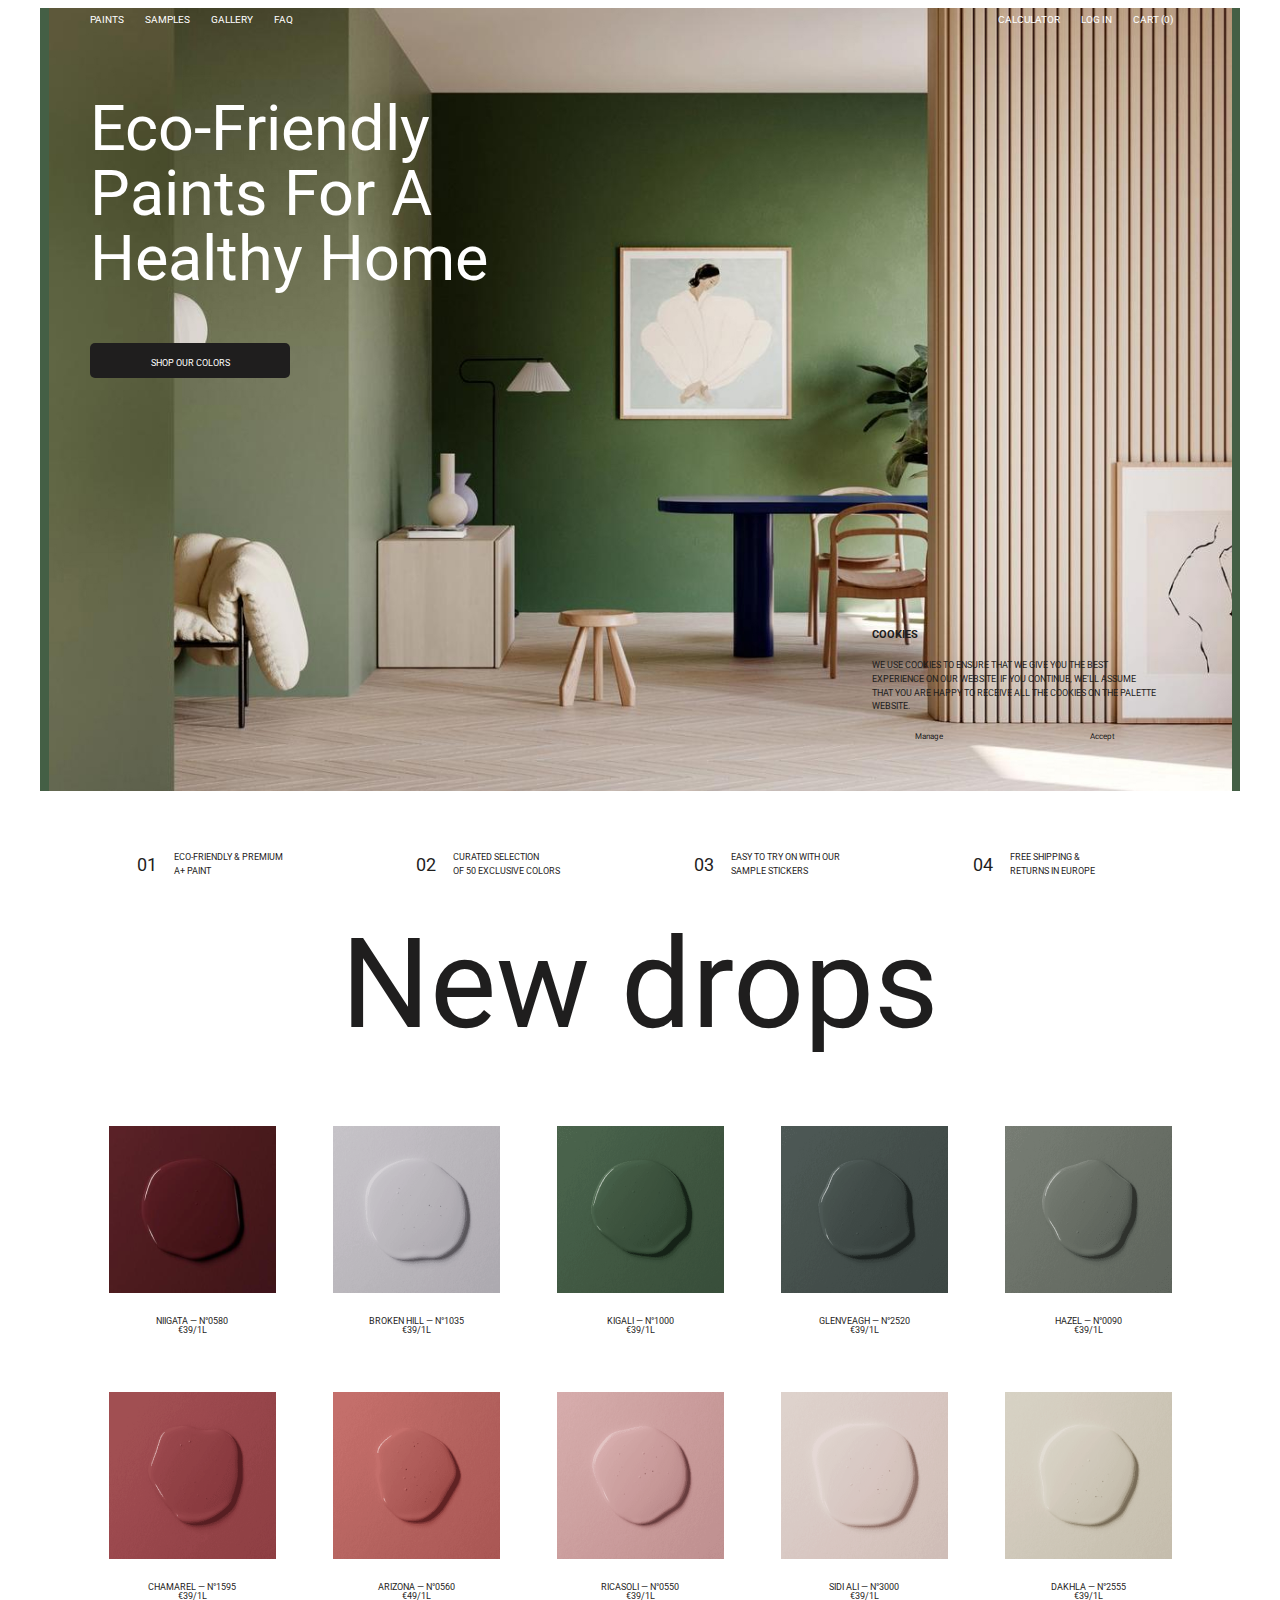
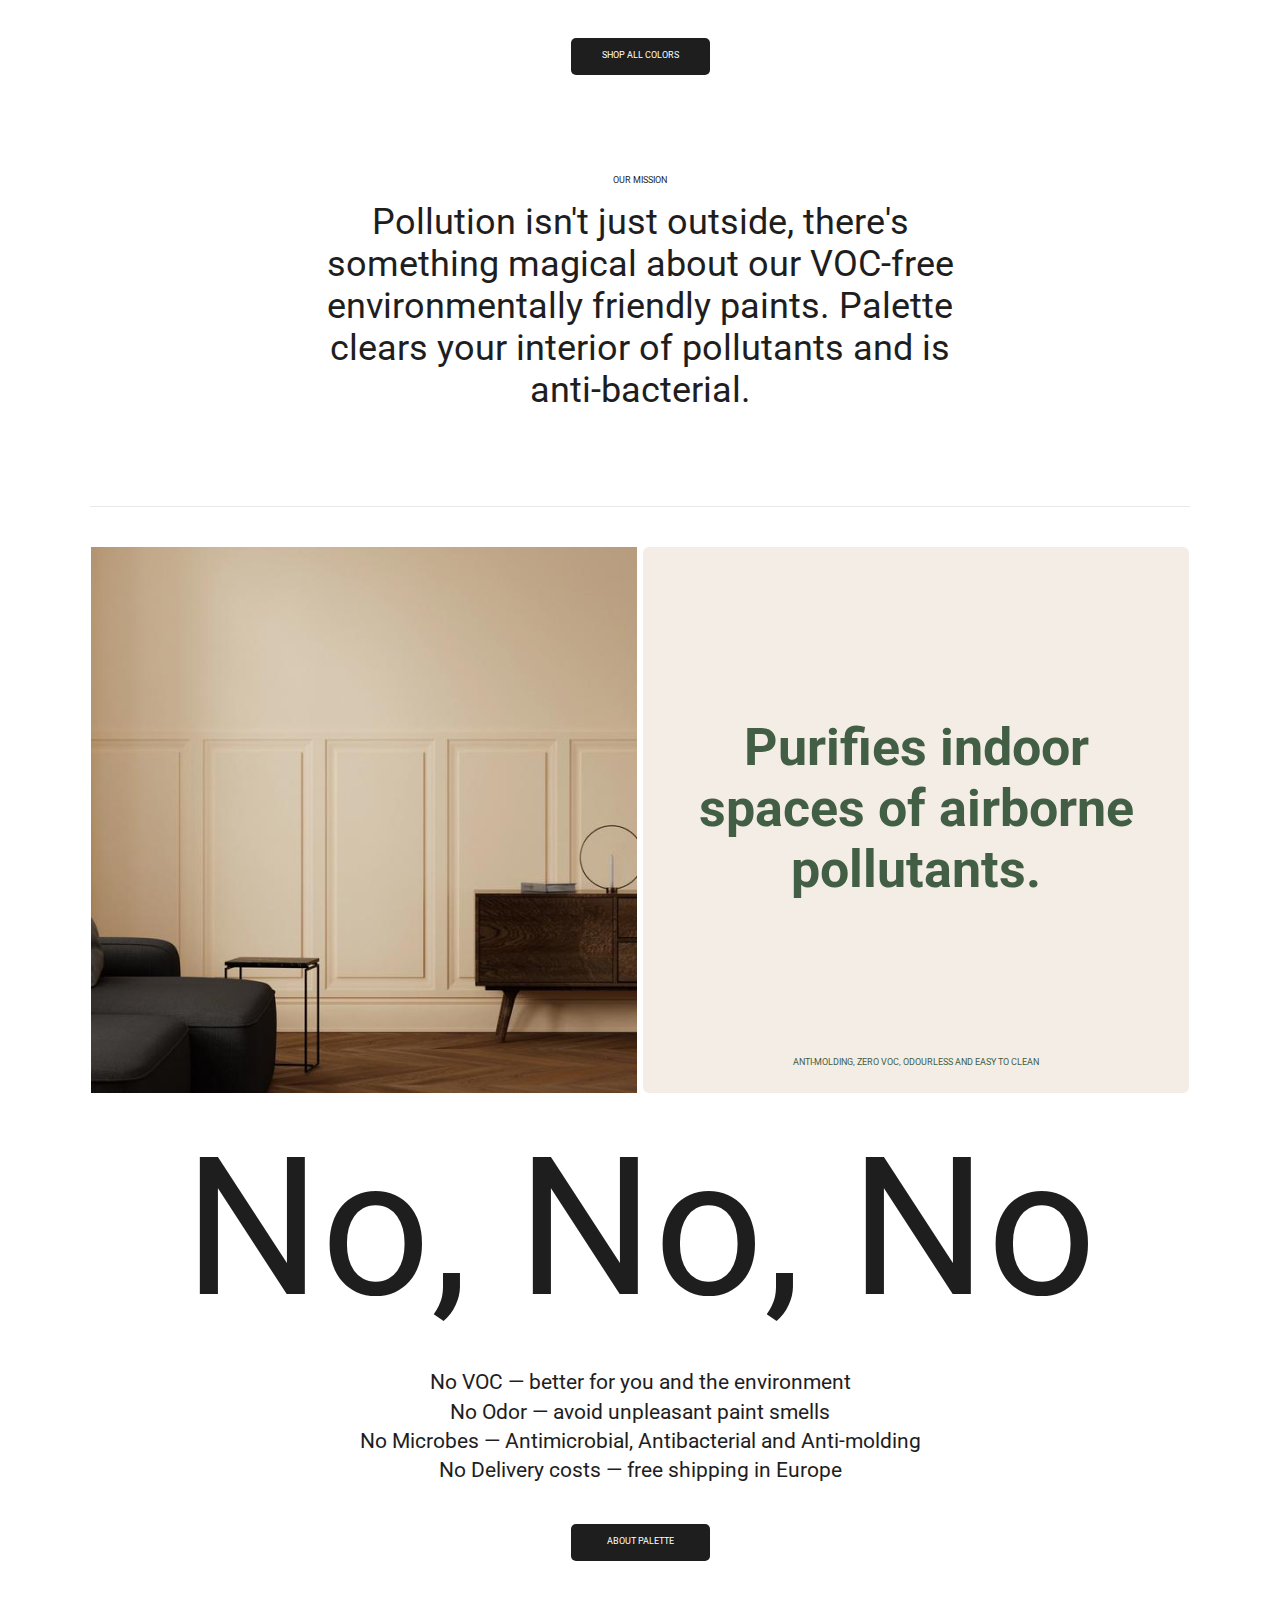
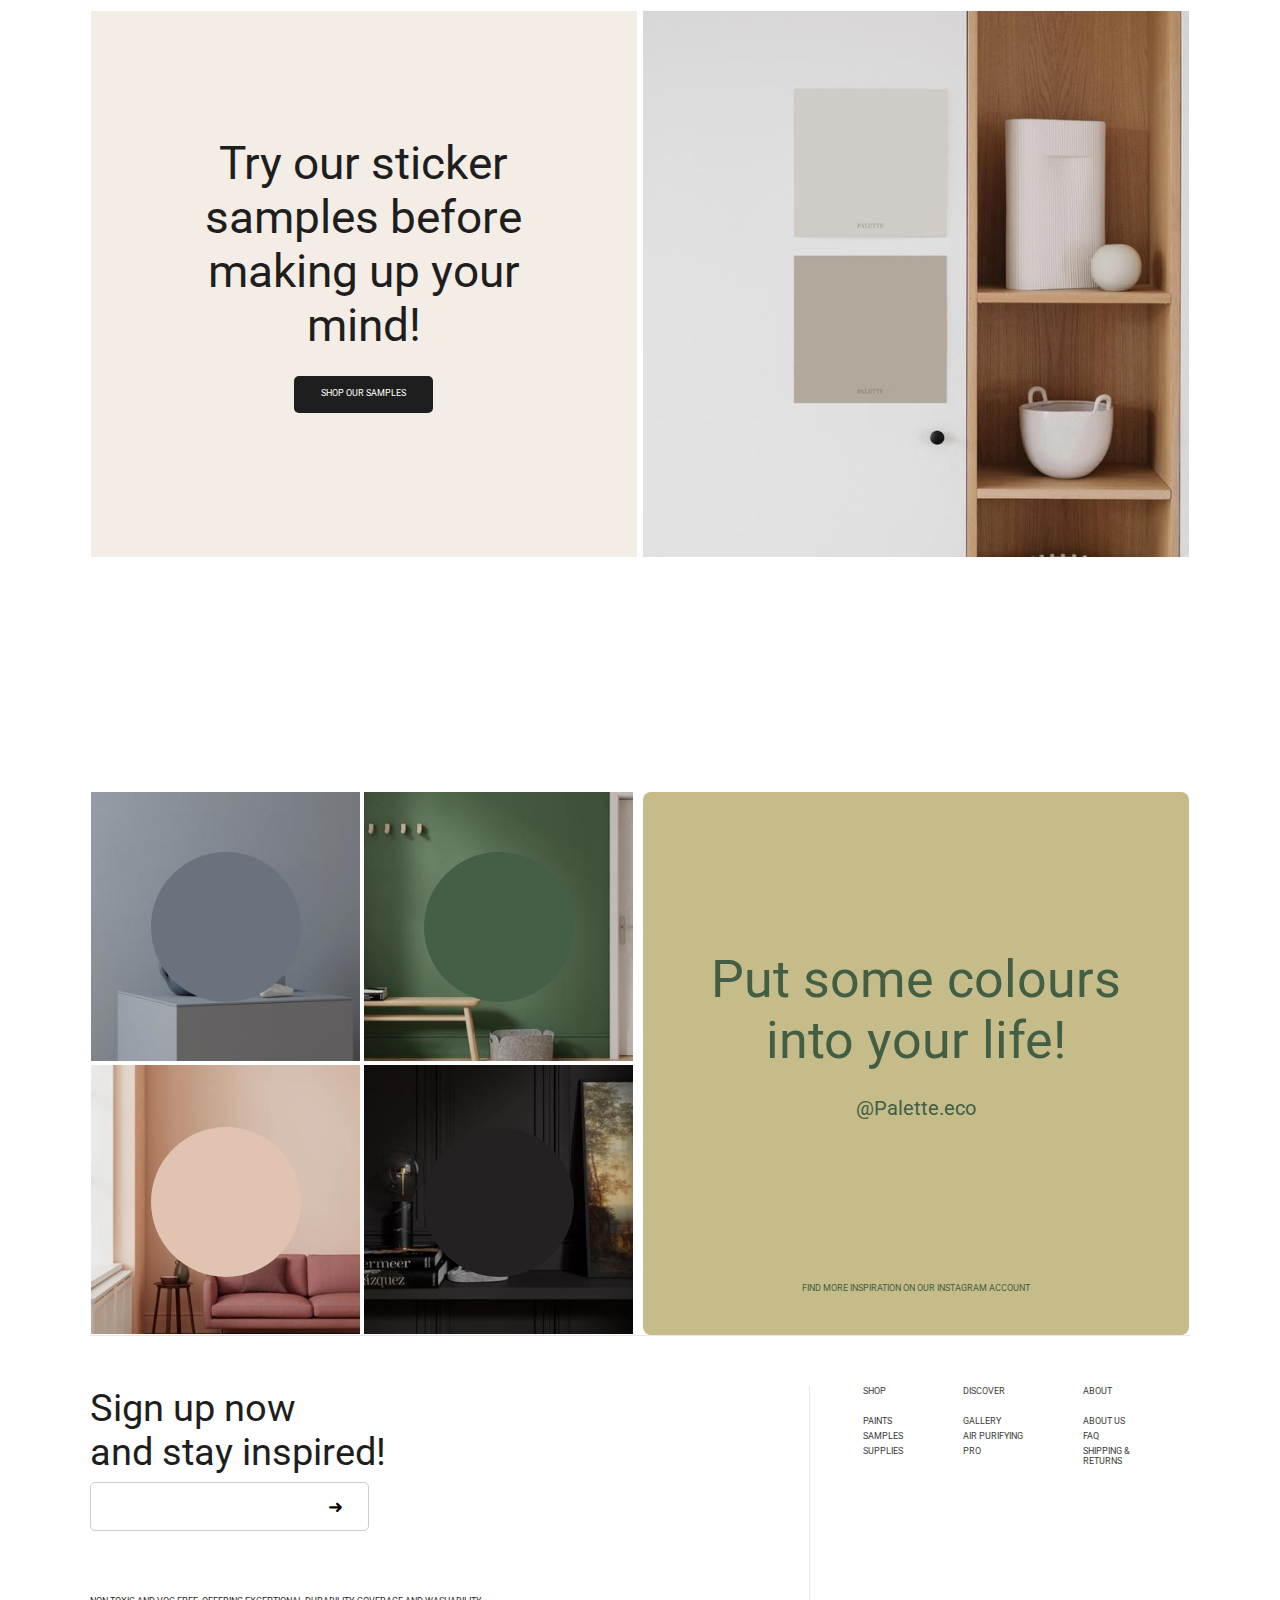
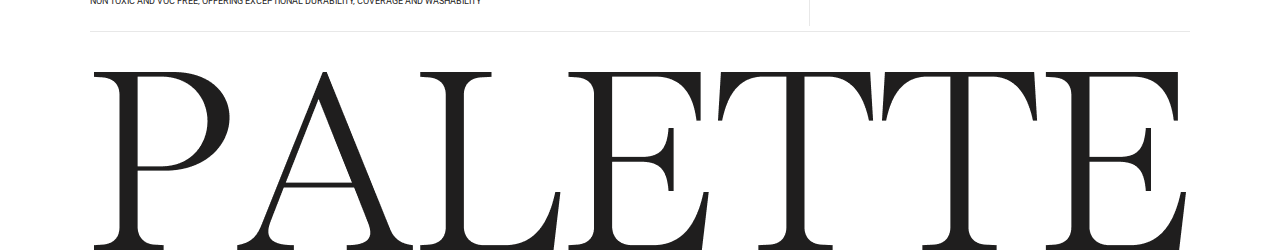
<file: index.html>
<!DOCTYPE html>
<html lang="en">
<head>
    <meta charset="UTF-8">
    <meta name="viewport" content="width=device-width, initial-scale=1.0">
    <link href="css/healtheHome.css" type="text/css" rel="stylesheet">
    <title>HealthyHome</title>
    <link rel="preconnect" href="https://fonts.googleapis.com">
    <link rel="preconnect" href="https://fonts.gstatic.com" crossorigin>
    <link href="https://fonts.googleapis.com/css2?family=Roboto:ital,wght@0,100;0,300;0,400;0,500;0,700;0,900;1,100;1,300;1,400;1,500;1,700;1,900&display=swap" rel="stylesheet">

</head>
<body>
    <main>
        <div class="container">
            <header>
                <div class="nav">
                    <a href="#">PAINTS</a>
                    <a href="#">SAMPLES</a>
                    <a href="#">GALLERY</a>
                    <a href="#">FAQ</a>
                </div>

                <div class="nav">
                    <a href="#">CALCULATOR</a>
                    <a href="#">LOG IN</a>
                    <a href="#">CART (0)</a>
                </div>
            </header>

            <div class="nav-text">
                <div class="nav-text-internal">
                    <h1>Eco-Friendly <br> Paints For A <br> Healthy Home</h1>
                    <a href="#">SHOP OUR COLORS</a>
                </div>
            </div>

            <div class="cookie-external">
                <div class="cookie">
                    <h2>COOKIES</h2>
                    <p>WE USE COOKIES TO ENSURE THAT WE GIVE YOU THE BEST EXPERIENCE ON OUR WEBSITE. IF YOU CONTINUE, WE’LL ASSUME THAT YOU ARE HAPPY TO RECEIVE ALL THE COOKIES ON THE PALETTE WEBSITE.</p>

                    <div class="cookie-links">
                        <a href="#">Manage</a>
                        <a href="#">Accept</a>
                    </div>
                </div>
            </div>
        </div>
    </main>
   
    <section class="catalog">
        <div class="container">
            <div class="catalog-start">
                <div class="catalog-start-item">
                    <span>01</span>
                    <p class="advantages-title">ECO-FRIENDLY & PREMIUM <br> A+ PAINT</p>
                </div>
                <div class="catalog-start-item">
                    <span>02</span>
                    <p class="advantages-title">CURATED SELECTION <br> OF 50 EXCLUSIVE COLORS</p>
                </div>
                <div class="catalog-start-item">
                    <span>03</span>
                    <p class="advantages-title">EASY TO TRY ON WITH OUR <br> SAMPLE STICKERS</p>
                </div>
                <div class="catalog-start-item">
                    <span>04</span>
                    <p class="advantages-title">FREE SHIPPING & <br> RETURNS IN EUROPE</p>
                </div>
            </div>
            <h2 class="catalog-title" >New drops</h2>
            <div class="catalog-inner">
                <div class="catalog-item">
                    <img src="images/drop1.png" alt="drop1">
                    <p>NIIGATA — N°0580 <br>€39/1L</p>
                </div>
                <div class="catalog-item">
                    <img src="images/drop2.png" alt="drop2">
                    <p>BROKEN HILL — N°1035 <br>€39/1L</p>
                </div>
                <div class="catalog-item">
                    <img src="images/drop3.png" alt="drop3">
                    <p>KIGALI — N°1000 <br>€39/1L</p>
                </div>
                <div class="catalog-item">
                    <img src="images/drop4.png" alt="drop4">
                    <p>GLENVEAGH — N°2520 <br>€39/1L</p>
                </div>
                <div class="catalog-item">
                    <img src="images/drop5.png" alt="drop5">
                    <p>HAZEL — N°0090 <br>€39/1L</p>
                </div>
                <div class="catalog-item">
                    <img src="images/drop6.png" alt="drop6">
                    <p>CHAMAREL — N°1595 <br>€39/1L</p>
                </div>
                <div class="catalog-item">
                    <img src="images/drop7.png" alt="drop7">
                    <p>ARIZONA — N°0560 <br>€49/1L</p>
                </div>
                <div class="catalog-item">
                    <img src="images/drop8.png" alt="drop8">
                    <p>RICASOLI — N°0550 <br>€39/1L</p>
                </div>
                <div class="catalog-item">
                    <img src="images/drop9.png" alt="drop9">
                    <p>SIDI ALI — N°3000 <br>€39/1L</p>
                </div>
                <div class="catalog-item">
                    <img src="images/drop10.png" alt="drop10">
                    <p>DAKHLA — N°2555 <br>€39/1L</p>
                </div>
            </div>
            <a class="catalog-button" href="#">SHOP ALL COLORS</a>
        </div>
    </section>
    <div class="container">
        <div class="content-external">
            <div class="content">
                <p>OUR MISSION</p>
                <h3>Pollution isn't just outside, there's something magical about our VOC-free environmentally friendly paints. Palette clears your interior of pollutants and is anti-bacterial.</h3>
            </div>
       </div>
       <div class="line"></div>
        <div class="contant-imgs">
            <img src="images/content.png" alt="content">
            <div class="content-text">
                <h4>Purifies indoor spaces of airborne pollutants.</h4>
                <p>ANTI-MOLDING, ZERO VOC, ODOURLESS AND EASY TO CLEAN</p>
            </div>
        </div>
    </div>

    <div class="post-external">
        <div class="container">
            <div class="post">
                <h5>No, No, No</h5>
                <p>No VOC — better for you and the environment <br> No Odor — avoid unpleasant paint smells <br>No Microbes — Antimicrobial, Antibacterial and Anti-molding <br>No Delivery costs — free shipping in Europe</p>
                <a class="post-button" href="#">ABOUT PALETTE</a>
            </div>

            <div class="post-imgs1">
                <div class="post-title">
                    <p>Try our sticker samples before making up your mind!</p>
                    <a class="post-imgs-button" href="#">SHOP OUR SAMPLES</a>
                </div>
                <img src="images/post.png" alt="post">
            </div>
            <div class="post-imgs2">
                <div class="post-paletteL1-external">
                    <div class="post-paletteL1">
                        <div class="circle1"></div>
                        <img src="images/palette1.png" alt="palette1">
                        <div class="circle2"></div>
                        <img src="images/palette2.png" alt="palette2">
                    </div>
                    <div class="post-paletteL2">
                        <div class="circle3"></div>
                        <img src="images/palette3.png" alt="palette3">
                        <div class="circle4"></div>
                        <img src="images/palette4.png" alt="palette4">
                    </div>
                </div>
                <div class="post-paletteR">
                    <p class="post-palette-title">Put some colours into your life!</p>
                    <p class="post-palette-link">@Palette.eco</p>
                    <p class="post-palette-linkT">FIND MORE INSPIRATION ON OUR INSTAGRAM ACCOUNT</p>
                </div>
            </div>
            <div class="line"></div>
        </div>
    </div>

    <div class="footer-external">
        <div class="footer">
            <div class="footer-content">
                <div class="footer-registration">
                    <p>Sign up now  <br>and stay inspired!</p>
                    <div class="form">
                        <input type="text" class="input">
                        <button type="submit" class="submit-button">➜</button>
                    </div>
                    <div class="footer-column-bottom">NON TOXIC AND VOC FREE, OFFERING EXCEPTIONAL DURABILITY, COVERAGE AND WASHABILITY</div>
                </div>
                <div class="line2"></div>
                <div class="footer-column">
                    <div class="footer-item"> 
                        <a class="footer-nav" href="#">SHOP</a>
                        <a class="footer-nav-link" href="#">PAINTS</a>
                        <a class="footer-nav-link" href="#">SAMPLES</a>
                        <a class="footer-nav-link" href="#">SUPPLIES</a>
                    </div>
                    <div class="footer-item"> 
                        <a class="footer-nav" href="#">DISCOVER</a>
                        <a class="footer-nav-link" href="#">GALLERY</a>
                        <a class="footer-nav-link" href="#">AIR PURIFYING</a>
                        <a class="footer-nav-link" href="#">PRO</a>
                    </div>
                    <div class="footer-item"> 
                        <a class="footer-nav" href="#">ABOUT</a>
                        <a class="footer-nav-link" href="#">ABOUT US</a>
                        <a class="footer-nav-link" href="#">FAQ</a>
                        <a class="footer-nav-link" href="#">SHIPPING & <br>RETURNS</a>
                    </div>
                </div>
            </div>
            <div class="bottom">
                <div class="line"></div>
                <div class="footer-bottom">
                    <img src="images/Vector1.png" alt="Vector1">
                    <img src="images/Vector2.png" alt="Vector2">
                    <img src="images/Vector3.png" alt="Vector3">
                    <img src="images/Vector4.png" alt="Vector4">
                    <img src="images/Vector5-6.png" alt="Vector5-6">
                    <img src="images/Vector5-6.png" alt="Vector5-6">
                    <img src="images/Vector7.png" alt="Vector7">
                </div>
            </div>
        </div>
    </div>
</body>
</html>
</file>
<file: css/healtheHome.css>
* {
    margin: 0;
    padding: 0;
} 

.body, html{
    width: 100%;
    color: #1F1E1E;
    font-family: "Roboto";
    font-weight: normal;
}   

main {
    margin: 8px auto;
    background-image: url(../images/img-bg.jpg);
    background-size: cover; 
    background-position: center;
    background-size: contain;
    background-repeat: no-repeat;
    background-color: #445F45;
    width: 97vw;
    max-width: 1200px;
    height: 783px;
}

.container, .footer {
    margin: 0 auto;
    width: 90vw;
    max-width: 1100px;
}

header {
    display: flex;
    justify-content: space-between;
}

.nav a {
    font-size: 10px;
    text-decoration: none;
    color: #FFFFFF;
    padding-right: 17px;
    width: 146px;
    height: 12px;
}

.nav-text {
    display: flex;
    justify-content: flex-start;
    padding-top: 69px;
}

.nav-text-internal h1 {
    width: 410px;
    height: 197px;

    font-size: 63px;
    line-height: 65px;
    font-weight: 400;
    color: #FFFFFF;
    margin-bottom: 50px;
}

.nav-text-internal a {
    display: block;
    width: 200px;
    height: 20px;

    font-size: 9px;
    text-decoration: none;
    color: #FFFFFF;
    padding-top: 15px;

    background-color: #1F1E1E;
    text-align: center;
    border: none;
    text-transform: uppercase;
    border-radius: 5px;
}

.cookie-external {
    display: flex;
    justify-content: flex-end;
    padding-top: 250px;
}

.cookie {
    margin-right: 32px;
}

.cookie h2 {
    font-size: 11px;
    width: 286px;
}

.cookie p {
    font-size: 9px;
    line-height: 13.75px;
    width: 286px;
    padding-top: 18px;

}  

.cookie-links {
    display: flex;
    margin: 0 auto;
    justify-content: space-between;
    width: 200px;
    height: 10px;
    padding-top: 18px;
}

.cookie-links a {
    font-size: 8px;
    text-decoration: none;
    color: #1F1E1E;
    text-decoration: uppercase;
}
/* медиазапрос начало*/
@media (max-width: 900px) {
    .nav a {
        font-size: 8px;
    }
    .nav-text-internal h1 {
        width: 370px;
        font-size: 50px;
        line-height: 58px;
        margin-bottom: -5px;
    }
    .cookie-external {
        padding-top: 320px;

    }
    .nav-text-internal a {
        width: 165px;
        height: 20px;
        font-size: 7px;
        padding-top: 10px;
    }

}

@media (max-width: 600px) {


    .nav a {
        font-size: 7px;
        padding-right: 14px;
    }

    .nav-text-internal h1 {
        font-size: 44px;
        line-height: 55px;
        margin-bottom: -15px;
    }
    
    .cookie-external {
        padding-top: 335px;
        display: flex;
        justify-content: space-around;
    }
    .nav-text-internal a {
        width: 145px;
        height: 18px;
        font-size: 7px;
        padding-top: 8px;
    }
}

@media (max-width: 400px) {
    .nav a {
        font-size: 6px;
        padding-right: 12px;
    }
    .nav-text-internal h1 {
        font-size: 40px;
        line-height: 47px;
        margin-bottom: -33px;
    }

    .cookie-external {
        padding-top: 360px;
    }

    .nav-text-internal a {
        width: 133px;
        height: 16px;
        font-size: 6px;
        padding-top: 8px;
    }

}
/* медиазапрос конец*/

.catalog {
    margin-top: 60px;
    padding-bottom: 100px;
}

.catalog-start {
    display: flex;
    justify-content: space-around;
    flex-wrap: wrap;
    gap: 15px;
    align-items: center;
    margin-bottom: 40px;
}

.catalog-start-item {
    display: flex;
    align-items: center;
    width: 170px;
}

.catalog-start-item span {
    font-size: 18px;
    margin-right: 17px;
    font-weight: 400px;
}

.advantages-title {
  font-size: 9px;  
  color: #1F1E1E;
  line-height: 13.75px;

}

.catalog-title {
    font-size: 125px;
    font-weight: 400;
    line-height: 131px;
    margin-bottom: 76px; 
    text-align: center;
}

.catalog-inner {
    display: flex;
    flex-wrap: wrap;
    justify-content: space-between;
    gap: 20px;
}


.catalog-item {
    margin-bottom: 37px;
}

.catalog-item img{
    width: 167px;
    height: 167px;
    margin-bottom: 20px;
}

.catalog-item p {
    font-size: 9px;
    text-transform: uppercase;
    font-weight: 400;
    line-height: 9.17px;
    text-align: center;
}

.catalog-button {
    display: block;
    margin: 0 auto;
    width: 139px;
    height: 25px;

    font-size: 9px;
    font-weight: 400;
    text-decoration: none;
    color: #FFFFFF;
    padding-top: 12px;

    background-color: #1F1E1E;
    text-align: center;
    border: none;
    text-transform: uppercase;
    border-radius: 5px;
}


/* медиазапрос начало*/

.catalog-inner {
    justify-content: space-around;
}

@media (max-width: 670px) {
    .catalog-start-item {
        font-size: 8px;
        line-height: 12.75px;
        font-size: 15px;
    }
    .catalog-title {
        font-size: 65px;
        line-height: 96px;
    }

    .catalog {
        padding-bottom: 61px;
    }

    .catalog-button {
        width: 120px;
        height: 21px;

        font-size: 7px;
    }
}

/* конец медиазапрос */

.content-external {
    display: flex;
    justify-content: center;

}

.content {
    width: 681px;
    margin-bottom: 95px;
}
.content p {
    font-size: 9px;
    margin-bottom: 16px;
    text-align: center;
}

.content h3 {
    font-size: 36px;
    text-align: center;
    font-weight: 400;

}


.line {
    display: flex;
    justify-content: flex-start;
    width: 90vw;
    max-width: 1100px;
    height: 1px; /* Толщина линии */
    background-color: rgba(31, 30, 30, 0.1); /* Цвет с прозрачностью 10% */
    margin: 0 auto 40px auto; /* Центрирование (опционально) */
}

.contant-imgs {
    display: flex;
    justify-content: space-around;
    flex-wrap: wrap;
    gap: 5px;
    width: 100%;
}



.content-text {
    background-color: #F4EDE6;
    border: none;
    border-radius: 6px;
    width: 546px;
    height: 546px;
}

.content-text h4 {
    font-size: 52px;
    color: #425E44;
    width: 439px;
    margin: 170px auto 157px auto;
    text-align: center;
}

.content-text p {
    font-size: 9px;
    color: #425E44;
    text-align: center;
}

/* медиазапрос начало*/

@media (max-width: 1217px) {

    .content-text p {
        padding-bottom: 0px;

    }
}
@media (max-width: 900px) {
    .content p {
        font-size: 8px;
    }
    .content h3 {
        font-size: 30px;
    }

    .content {
        margin-bottom: 66px;
    }
}
    
    @media (max-width: 670px) {
        .content h3 {
            font-size: 23px;
        }
        
        .content-text h4 {
            font-size: 23px;
            width: 300px;
            margin: 100px auto 116px auto
        }

        .content-text p {
            font-size: 6px;
        }

        .contant-imgs img, .content-text { 
            width: 320px;
            height: 320px;
        }
    }


/* конец медиазапрос */


.post-external {
    margin-top: 35px; 
    margin-bottom: 50px;
}

.post h5 {
    font-size: 192px;
    font-weight: 400;
    line-height: 201.25px;
    text-align: center;
    margin-bottom: 39px;

}

.post p {
    font-size: 21px;
    font-weight: 400;
    line-height: 29.17px;
    text-align: center;
    margin-bottom: 39px;
}

.post-button {
    display: block;
    margin: 0 auto;
    width: 139px;
    height: 25px;
    margin-bottom: 50px;

    font-size: 9px;
    font-weight: 400;
    text-decoration: none;
    color: #FFFFFF;
    padding-top: 12px;

    background-color: #1F1E1E;
    text-align: center;
    border: none;
    text-transform: uppercase;
    border-radius: 5px;

}



.post-imgs1 {
    display: flex;
    justify-content: space-around;
    flex-wrap: wrap;
    gap: 5px;
    margin-bottom: 235px;

}

.post-title {
    width: 546px;
    height: 546px;
    background-color: #F4EDE6;
}

.post-title p {
    width: 330px;
    font-size: 46px;
    text-align: center;
    width: 330px;
    height: 200px;
    margin: 125px auto 0 auto;
    
}

.post-imgs-button {
    display: block;
    margin: 0 auto;
    width: 139px;
    height: 25px;
    margin-bottom: 50px;
    margin-top: 40px;

    font-size: 9px;
    font-weight: 400;
    text-decoration: none;
    color: #FFFFFF;
    padding-top: 12px;

    background-color: #1F1E1E;
    text-align: center;
    border: none;
    text-transform: uppercase;
    border-radius: 5px;

}

.post-imgs2 {
    display: flex;
    justify-content: space-around;
    flex-wrap: wrap;
    gap: 5px;
    width: 100%;
}

.post-paletteL1-external {
    display: flex;
}

.post-paletteL1, .post-paletteL2 {
    width: 273px;
    height: 273px;
    position: relative;
}

.circle1, .circle2, .circle3, .circle4 {
    position: absolute;
    width: 150px;
    height: 150px;
    border: none;
    border-radius: 50%;
    
}

.circle1 {
    background-color: #6A727D;
    top: 60px;
    left: 60px;

}
.circle2 {
    background-color: #E0C3B0;
    top: 335px;
    left: 60px;
    
}

.circle3 {
    background-color: #445F45;
    top: 60px;
    left: 60px;
}

.circle4 {
    background-color: #232121;
    top: 335px;
    left: 60px;
}

.post-paletteR {
    width: 546px;
    height: 543px;
    background-color: #C6BC8A;
    border: none;
    border-radius: 8px;
}

.post-palette-title {
    color: #425E44;
    font-size: 52px;
    text-align: center;
    width: 414px;
    margin: 157px  auto 25px auto;
}

.post-palette-link {
    color: #425E44;
    font-size: 20px;
    text-align: center;
    margin-bottom: 163px;
}

.post-palette-linkT {
    color: #425E44;
    font-size: 9px;
    text-align: center;
}

/* медиазапрос начало*/
@media (max-width: 1220px) {
    .post-imgs1 {
        margin-bottom: 80px;
    }
    .post-paletteR {
        margin-top: 272px;
        margin-bottom: 20px;
    }
} 

@media (max-width: 1108px) {
    .line, .line2 {
        display: none;
    }

    .post h5{
        font-size: 126px;
    }
}


@media (max-width: 900px) {

    .post p {
        font-size: 18px;
        line-height: 25.17px;
    }

    .post-button {
        font-size: 8px;
        width: 119px;
        height: 20px;
        padding-top: 10px;
    }
    .post h5 {
        font-size: 110px;
    }
}

@media (max-width: 670px) {

    .post-paletteL1-external {
        width: 320px;
    }
    .post-title, .post-paletteR {
        width: 320px;
        height: 320px;
    }

    .post-title p {
        font-size: 27px;
        width: 187px;
        margin: 85px auto 0 auto;
    }

    .post-imgs-button {
        font-size: 6px;
        width: 106px;
        height: 18px;
        margin-top: -47px;
        padding-top: 10px;
    }


    .post-imgs1 img{
        width: 320px;
        height: 320px;
    }

    .post-paletteL1, .post-paletteL2 {
        width: 200px;
    }

    .post-paletteL1 img, .post-paletteL2 img {
        width: 160px;
    }

    .circle1, .circle2, .circle3, .circle4 {
        width: 78px;
        height: 80px;
    }

    .circle1, .circle3 {
        top: 40px;
        left: 40px;
    }
    .circle2, .circle4 {
        top: 200px;
        left: 40px;
    }

    .post-palette-title {
        font-size: 25px;
        width: 225px;
        margin-top: 96px;
    }
    .post-palette-link {
        font-size: 14px;
        margin-bottom: 100px;
    }
    .post-palette-linkT {
        font-size: 6px;
    }

    .post-paletteR {
        margin-top: 56px;
    }

    .post h5 {
        font-size: 60px;
        margin-bottom: -29px;
    }
    .post p {
        font-size: 14px;
        line-height: 21.17px;
    }
}


/* конец медиазапрос */



/* footer */

.footer-content {
    display: flex;
    justify-content: space-between;
    flex-wrap: wrap;
}

.footer-registration {
    width: 461px;
}

.footer-registration p {
    font-size: 38px;
    width: 306px;
    margin-bottom: 8px;
}

/* кнопка */
.form {
    display: flex;
    align-items: center;
    border: 1px solid #ccc;
    border-radius: 5px;
    padding: 5px;
    width: 267px;
    height: 37px;
    margin-bottom: 65px;
}
.input {
    border: none;
    outline: none;
    flex: 1; /* Заполняет доступное пространство */
    padding: 10px;
    font-size: 14px;
    border-radius: 50px 0 0 50px;
}

.submit-button {
    border: none;
    color: black; /* Цвет текста */
    background-color: white;
    padding: 10px 20px;
    font-size: 18px;
    border-radius: 0 50px 50px 0;
    cursor: pointer;
    display: flex;
    align-items: center;
    justify-content: center;
}

/* конец кнопки */

.footer-column-bottom {
    font-size: 9px;
}



.footer-column {
    display: flex;
    justify-content: space-between;
}


.footer-item { 
    display: flex; /* Включаем Flexbox */
    flex-direction: column; /* Располагаем элементы вертикально */
    gap: 5px; /* Задаём расстояние между элементами (опционально) */
    margin-right: 60px;
}

.footer-nav, .footer-nav-link {
    text-decoration: none;
    font-size: 9px;
    color: #3C3C3C;
}

.footer-nav {
    margin-bottom: 15px;
}


.line2 {
    width: 1px; /* Длина линии */
    height: 240px; /* Толщина линии */
    margin-left: 205px;
    background-color: rgba(31, 30, 30, 0.1); /* Цвет с прозрачностью 10% */
    margin-bottom: 5px;

}

.footer-bottom {
    display: flex;
    justify-content: space-around;
    flex-wrap: wrap;
}


/* медиазапрос начало*/
@media (max-width: 1165px) {
    .footer-bottom img{
        width: 90px;
        height: 90px;
        margin-top: 40px;
    }
}

@media (max-width: 879px) {

    .footer-column-bottom {
        margin-bottom: 40px;
    }

    .form {
        margin-bottom: 28px; 
    }

    .footer-column {
        width: 300px;
    }

    .footer-bottom img{
        width: 40px;
        height: 40px;
    }
}

/* конец медиазапрос */
</file>
